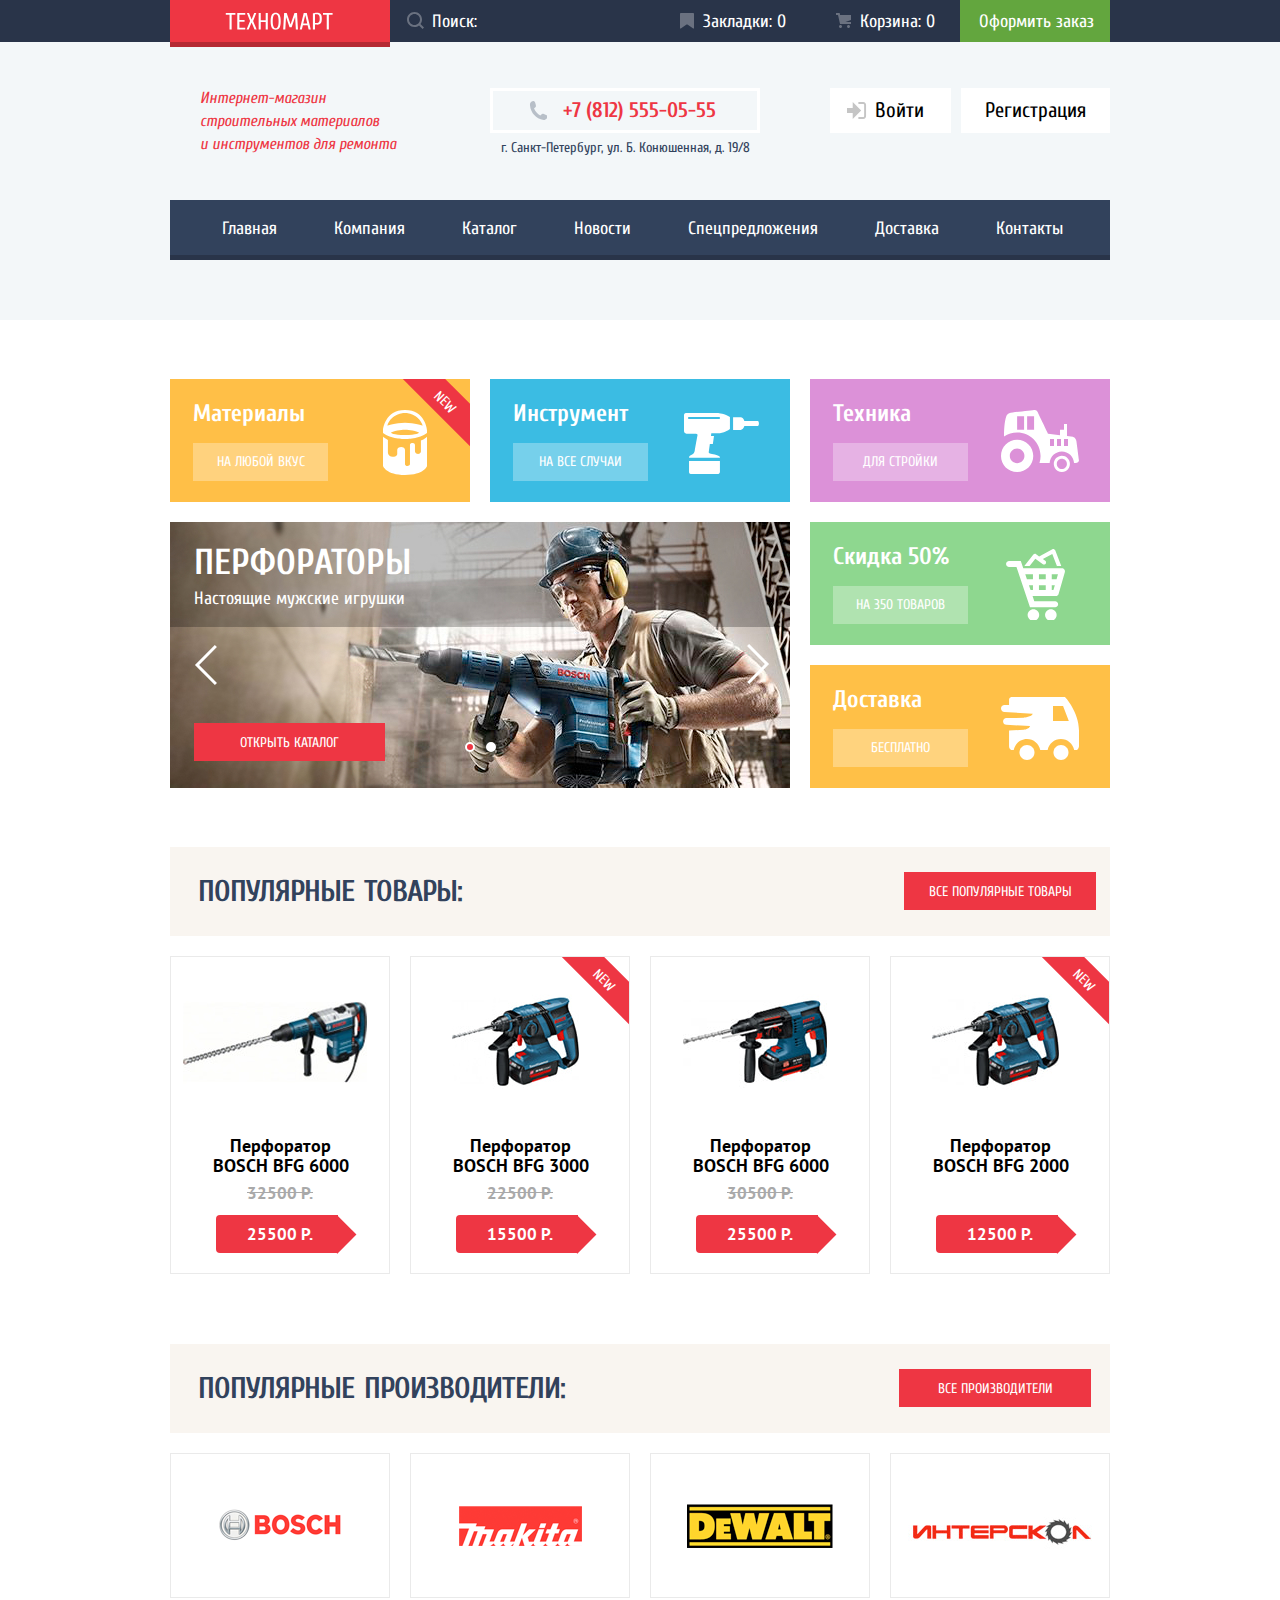
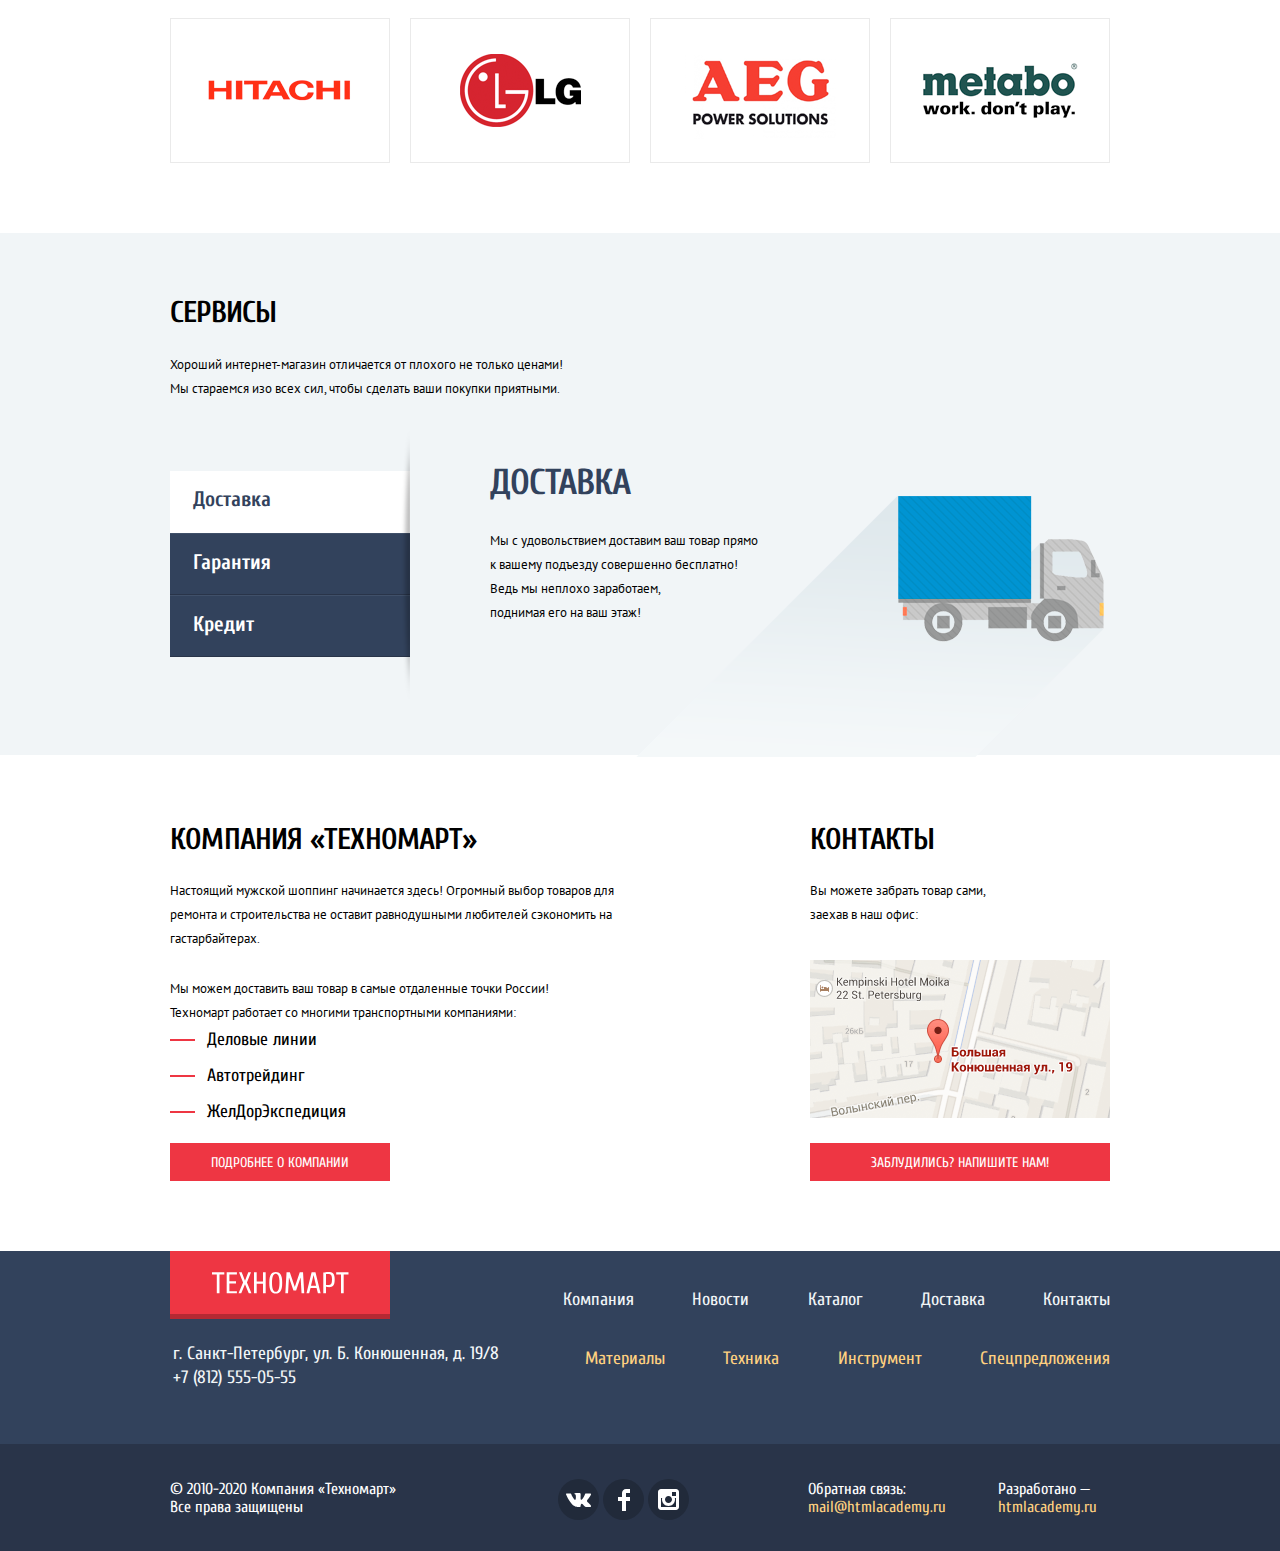
<file: index.html>
<!DOCTYPE html>
<html lang="ru">
<head>
  <meta charset="utf-8">
  <title>HTML Academy: Техномарт</title>
  <link href="https://fonts.googleapis.com/css2?family=Cuprum:ital,wght@0,400;0,700;1,400&display=swap"
        rel="stylesheet">
  <link href="https://fonts.googleapis.com/css2?family=PT+Sans:wght@400;700&display=swap" rel="stylesheet">
  <link rel="stylesheet" type="text/css" href="css/normalize.css">
  <link rel="stylesheet" type="text/css" href="css/style.min.css">
</head>
<body>

<header class="header-page">
  <div class="header-top">
    <div class="header-top-flex container">
      <a class="header-logo">
        <img src="img/header/logo-technomart.svg" width="108" height="18" alt="Техномарт">
      </a>

      <form action="https://echo.htmlacademy.ru/" method="get">
        <input class="search" id="search" type="text" name="search" placeholder="Поиск:">
        <label class="magnifier" for="search" aria-label="Поиск"></label>
      </form>

      <a class="bookmark link" href="blank.html">Закладки: 0</a>
      <a class="cart link" href="blank.html">Корзина: 0</a>
      <a class="order link" href="blank.html">Оформить заказ</a>
    </div>
  </div>

  <div class="container">
    <div class="header-middle">
      <p>
        Интернет-магазин<br>
        строительных материалов<br>
        и инструментов для ремонта

      </p>

      <div class="header-contacts">
        <a class="phone" href="tel:+78125550555">
          +7 (812) 555-05-55
        </a>
        <address>г. Санкт-Петербург, ул. Б. Конюшенная, д. 19/8</address>
      </div>

      <div class="authorization">
        <a class="enter" href="blank.html">Войти</a>
        <a class="registration" href="blank.html">Регистрация</a>
      </div>
    </div>

    <nav>
      <ul class="site-navigation">
        <li><a>Главная</a></li>
        <li><a href="blank.html">Компания</a></li>
        <li><a href="catalog.html">Каталог</a></li>
        <li><a href="blank.html">Новости</a></li>
        <li><a href="blank.html">Спецпредложения</a></li>
        <li><a href="blank.html">Доставка</a></li>
        <li><a href="blank.html">Контакты</a></li>
      </ul>
    </nav>
  </div>
</header>

<main>

  <h1 class="visually-hidden">Интернет-магазин строительных материалов и инструментов для ремонта "Техномарт"</h1>

  <section class="advantages">
    <h2 class="visually-hidden">Преимущества</h2>
    <div class="container advantages-grid">
      <div class="advantage advantage-materials new">
        <h3>Материалы</h3>

        <a href="blank.html">на любой вкус</a>
      </div>

      <div class="advantage advantage-tools">
        <h3>Инструмент</h3>

        <a href="blank.html">на все случаи</a>
      </div>

      <div class="advantage advantage-equipment">
        <h3>Техника</h3>

        <a href="blank.html">для стройки</a>
      </div>

      <div class="slider">
        <button class="slider-arrow back" type="button" disabled aria-label="назад"></button>
        <button class="slider-arrow forward" type="button" aria-label="вперёд"></button>

        <a href="catalog.html">открыть каталог</a>

        <div class="slider-controls">
          <button class="radio-button radio-button-checked" aria-label="перфораторы"></button>
          <button class="radio-button" aria-label="дрели"></button>

        </div>

        <div class="slider-item slider-perforator slider-show">
          <h3>Перфораторы</h3>

          <span>Настоящие мужские игрушки</span>
        </div>

        <div class="slider-item slider-drill">
          <h3>Дрели</h3>

          <span>Соседям на радость!</span>
        </div>
      </div>

      <div class="advantage advantage-discount">
        <h3>Скидка 50%</h3>

        <a href="blank.html">на 350 товаров</a>
      </div>

      <div class="advantage advantage-delivery">
        <h3>Доставка</h3>

        <a href="blank.html">Бесплатно</a>
      </div>
    </div>
  </section>

  <section class="popular-items container">
    <div class="header-section">
      <h2>Популярные товары:</h2>

      <a href="catalog.html">Все популярные товары</a>
    </div>

    <ul>
      <li class="catalog-item">
        <h3 class="item-title"><a href="item.html">Перфоратор BOSCH BFG 6000</a></h3>

        <div class="box">
          <img src="img/items/bosch-bfg-9000.jpg" width="184" height="164" alt="Перфоратор BOSCH BFG 9000">

          <div class="order-buttons">
            <a class="basket-link" href="basket-popup.html">купить</a>
            <button class="mark-link">в закладки</button>
          </div>
        </div>

        <span class="item-discount">32500 P.</span>
        <span class="item-price">25500 P.</span>
      </li>

      <li class="catalog-item new">
        <h3 class="item-title"><a href="item.html">Перфоратор BOSCH BFG 3000</a></h3>

        <div class="box">
          <img src="img/items/bosch-bfg-3000.jpg" width="127" height="112" alt="Перфоратор BOSCH BFG 3000">

          <div class="order-buttons">
            <a class="basket-link" href="basket-popup.html">купить</a>
            <button class="mark-link">в закладки</button>
          </div>
        </div>

        <span class="item-discount">22500 P.</span>
        <span class="item-price">15500 P.</span>
      </li>

      <li class="catalog-item">
        <h3 class="item-title"><a href="item.html">Перфоратор BOSCH BFG 6000</a></h3>

        <div class="box">
          <img src="img/items/bosch-bfg-6000.jpg" width="144" height="128" alt="Перфоратор BOSCH BFG 6000">

          <div class="order-buttons">
            <a class="basket-link" href="basket-popup.html">купить</a>
            <button class="mark-link">в закладки</button>
          </div>
        </div>

        <span class="item-discount">30500 P.</span>
        <span class="item-price">25500 P.</span>
      </li>

      <li class="catalog-item new">
        <h3 class="item-title"><a href="item.html">Перфоратор BOSCH BFG 2000</a></h3>

        <div class="box">
          <img class="" src="img/items/bosch-bfg-2000.jpg" width="127" height="112" alt="Перфоратор BOSCH BFG 2000">

          <div class="order-buttons">
            <a class="basket-link" href="basket-popup.html">купить</a>
            <button class="mark-link">в закладки</button>
          </div>
        </div>

        <span class="item-price">12500 P.</span>
      </li>
    </ul>
  </section>

  <section class="popular-manufacturers container">
    <div class="header-section">
      <h2>Популярные производители:</h2>
      <a class="all-manufacturers" href="catalog.html">Все производители</a>
    </div>

    <ul>
      <li>
        <a class="manufacturer-link" href="#">
          <img src="img/index/manufacturers/bosch.svg" width="126" height="37" alt="BOSCH">
        </a>
      </li>

      <li>
        <a class="manufacturer-link" href="#">
          <img src="img/index/manufacturers/makita.svg" width="123" height="40" alt="makita">
        </a>
      </li>

      <li>
        <a class="manufacturer-link" href="#">
          <img src="img/index/manufacturers/dewalt.svg" width="146" height="44" alt="dewalt">
        </a>
      </li>

      <li>
        <a class="manufacturer-link" href="#">
          <img src="img/index/manufacturers/interskol.svg" width="200" height="88" alt="интерскол">
        </a>
      </li>

      <li>
        <a class="manufacturer-link" href="#">
          <img src="img/index/manufacturers/hitachi.svg" width="169" height="31" alt="hitachi">
        </a>
      </li>

      <li>
        <a class="manufacturer-link" href="#">
          <img src="img/index/manufacturers/lg.svg" width="121" height="73" alt="LG">
        </a>
      </li>

      <li>
        <a class="manufacturer-link" href="#">
          <img src="img/index/manufacturers/aeg.svg" width="151" height="96" alt="AEG">
        </a>
      </li>

      <li>
        <a class="manufacturer-link" href="#">
          <img src="img/index/manufacturers/metabo.svg" width="204" height="69" alt="metabo">
        </a>
      </li>
    </ul>
  </section>

  <section class="services">
    <div class="container">
      <h2>Сервисы</h2>

      <p>
        Хороший интернет-магазин отличается от плохого не только ценами!<br>
        Мы стараемся изо всех сил, чтобы сделать ваши покупки приятными.
      </p>

      <form class="services-flex">
        <input class="delivery" id="delivery-radio" type="radio" name="services-radio" checked>
        <input class="guarantee" id="guarantee-radio" type="radio" name="services-radio">
        <input class="credit" id="credit-radio" type="radio" name="services-radio">

        <div class="services-labels">
          <label for="delivery-radio">Доставка</label>
          <label for="guarantee-radio">Гарантия</label>
          <label for="credit-radio">Кредит</label>
        </div>

        <div class="service service-delivery">
          <h3>Доставка</h3>

          <p>
            Мы с удовольствием доставим ваш товар прямо<br>
            к вашему подъезду совершенно бесплатно!<br>
            Ведь мы неплохо заработаем,<br>
            поднимая его на ваш этаж!
          </p>
        </div>

        <div class="service service-guarantee">
          <h3>Гарантия</h3>

          <p>
            Если купленный у нас товар поломается или заискрит, а также в случае пожара, спровоцированного его
            возгоранием, вы всегда можете быть уверены в нашей гарантии. Мы обменяем сгоревший товар на новый. Дом уж
            восстановите как-нибудь сами.
          </p>
        </div>

        <div class="service service-credit">
          <h3>Кредит</h3>

          <p class="credit-paragraph">
            Залезать в долговую яму стало проще!<br>
            Кредитные консультанты придут вам на помощь.
          </p>

          <a href="blank.html">Отправить заявку</a>
        </div>
      </form>
    </div>
  </section>

  <div class="company-flex container">
    <section class="about-us">
      <h2>Компания «Техномарт»</h2>

      <p>
        Настоящий мужской шоппинг начинается здесь! Огромный выбор товаров для ремонта и строительства не оставит
        равнодушными любителей сэкономить на гастарбайтерах.
      </p>

      <p>
        Мы можем доставить ваш товар в самые отдаленные точки России!<br>
        Техномарт работает со многими транспортными компаниями:
      </p>

      <ul>
        <li>Деловые линии</li>
        <li>Автотрейдинг</li>
        <li>ЖелДорЭкспедиция</li>
      </ul>

      <a class="company-link" href="blank.html">Подробнее о компании</a>
    </section>

    <section class="contacts-company">
      <h2>Контакты</h2>

      <p>
        Вы можете забрать товар сами,<br>
        заехав в наш офис:
      </p>

      <a class="map-link" href="map.html"><img src="img/index/contacts/map.png" width="300" height="158"
                                               alt="Карта с адресом"></a>

      <a class="company-link write-us-link" href="write-us.html">Заблудились? Напишите нам!</a>
    </section>
  </div>
</main>

<footer class="footer-page">
  <div class="container">
    <div class="footer-top">
      <a class="footer-logo" href="#">
        <img src="img/footer/logo-technomart.svg" width="138" height="23" alt="Техномарт">
      </a>

      <ul class="nav-footer nav-footer-top">
        <li><a href="#">Компания</a></li>
        <li><a href="#">Новости</a></li>
        <li><a href="catalog.html">Каталог</a></li>
        <li><a href="#">Доставка</a></li>
        <li><a href="#">Контакты</a></li>
      </ul>
    </div>

    <div class="footer-middle">
      <div class="footer-contacts">
        г. Санкт-Петербург, ул. Б. Конюшенная, д. 19/8<br>
        <a class="phone-link" href="tel:+78125550555">+7 (812) 555-05-55</a>
      </div>

      <ul class="nav-footer nav-footer-middle">
        <li><a href="#">Материалы</a></li>
        <li><a href="#">Техника</a></li>
        <li><a href="#">Инструмент</a></li>
        <li><a href="#">Спецпредложения</a></li>
      </ul>
    </div>
  </div>

  <div class="footer-bottom">
    <div class="container">
				<span class="copyright">
					© 2010-2020 Компания «Техномарт»<br>
					Все права защищены
				</span>

      <ul class="social-network">
        <li class="vk"><a href="https://vk.com" aria-label="Вконтакте"></a></li>
        <li class="fb"><a href="https://www.facebook.com" aria-label="Фейсбук"></a></li>
        <li class="in"><a href="https://www.instagram.com" aria-label="Инстаграмм"></a></li>
      </ul>

      <span class="feedback">
					Обратная связь:<br>
					<a href="mailto:mail@htmlacademy.ru">mail@htmlacademy.ru</a>
				</span>

      <span class="developer">
					Разработано —<br>
					<a href="https://htmlacademy.ru/intensive/htmlcss">htmlacademy.ru</a>
				</span>
    </div>
  </div>
</footer>

<section class="write-us-popup">
  <h2 class="visually-hidden">Напишите нам</h2>

  <form class="write-us-form" action="https://echo.htmlacademy.ru/" method="post">
    <div class="popup-container">
      <div class="form-item">
        <label for="write-us-name">Ваше имя:</label>
        <input class="write-us-name" type="text" name="write-us-name" placeholder="Имя Фамилия" id="write-us-name">
      </div>

      <div class="form-item">
        <label for="write-us-email">Ваш e-mail:</label>
        <input class="write-us-email" type="email" name="write-us-email" placeholder="email@example.com"
               id="write-us-email">
      </div>

      <div class="form-item">
        <label for="text-letter">Текст письма:</label>
        <textarea class="write-us-text" id="text-letter" name="write-us-text"
                  placeholder="В свободной форме"></textarea>
      </div>
    </div>

    <div class="popup-button-container">
      <button type="submit">Отправить</button>
    </div>
  </form>

  <button class="popup-close write-us-close" type="button" aria-label="Закрыть"></button>
</section>

<section class="map-popup">
  <h2 class="visually-hidden">Как до нас добраться</h2>

  <iframe src="https://www.google.com/maps/embed?pb=!1m18!1m12!1m3!1d1998.5989424123886!2d30.320894615957386!3d59.93879686904808!2m3!1f0!2f0!3f0!3m2!1i1024!2i768!4f13.1!3m3!1m2!1s0x4696310fca5ba729%3A0xea9c53d4493c879f!2z0JHQvtC70YzRiNCw0Y8g0JrQvtC90Y7RiNC10L3QvdCw0Y8g0YPQuy4sIDE5LCDQodCw0L3QutGCLdCf0LXRgtC10YDQsdGD0YDQsywgMTkxMTg2!5e0!3m2!1sru!2sru!4v1592741337196!5m2!1sru!2sru"
          width="940" height="443" allowfullscreen
          title="Офис компании по адресу ул. Большая Конюшенная 19/8, Санкт-Петербург"></iframe>

  <div><img src="img/index/contacts/big-map.png" width="940" height="443"
            alt="Офис компании по адресу ул. Большая Конюшенная 19/8, Санкт-Петербург"></div>

  <button class="popup-close map-close" type="button" aria-label="Закрыть"></button>
</section>

<div class="basket-popup">
  <span>Товар добавлен в корзину!</span>

  <div class="popup-button-container">
    <a class="basket-popup-link" href="blank.html">Оформить заказ</a>
    <button class="basket-popup-button" type="button">Продолжить покупки</button>
  </div>

  <button class="popup-close basket-close" type="button" aria-label="Закрыть"></button>
</div>

<script src="js/script.min.js"></script>
</body>
</html>
</file>
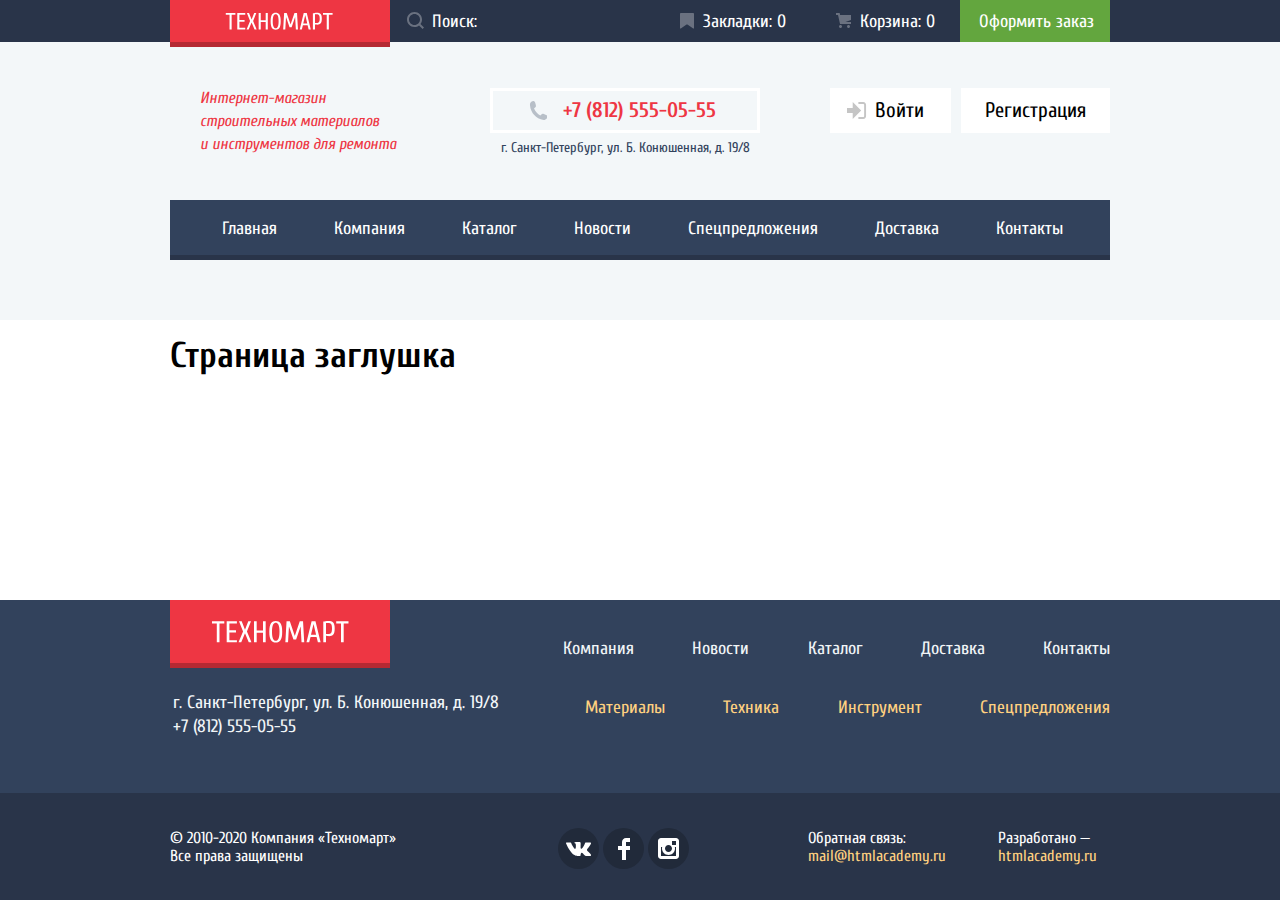
<file: blank.html>
<!DOCTYPE html>
<html lang="ru">
  <head>
    <meta charset="utf-8">
    <title>HTML Academy: Техномарт</title>
    <link href="https://fonts.googleapis.com/css2?family=Cuprum:ital,wght@0,400;0,700;1,400&display=swap" rel="stylesheet">
    <link href="https://fonts.googleapis.com/css2?family=PT+Sans:wght@400;700&display=swap" rel="stylesheet">
    <link rel="stylesheet" type="text/css" href="css/normalize.css">
    <link rel="stylesheet" type="text/css" href="css/style.min.css">
  </head>
  <body>

    <header class="header-page">
        <div class="header-top">
            <div class="header-top-flex container">
                <a class="header-logo" href="index.html">
                    <img src="img/header/logo-technomart.svg" width="108" height="18" alt="Техномарт">
                </a>

                <form action="https://echo.htmlacademy.ru/" method="get">
                    <input class="search" id="search" type="text" name="search" placeholder="Поиск:">
                    <label class="magnifier" for="search"></label>
                </form>
                    
                <a class="bookmark link" href="blank.html">Закладки: 0</a>
                <a class="cart link" href="blank.html">Корзина: 0</a>
                <a class="order link" href="blank.html">Оформить заказ</a>
            </div>
        </div>

        <div class="container">
            <div class="header-middle">
                <p>
                    Интернет-магазин<br>
                    строительных материалов<br>
                    и инструментов для ремонта
                </p>

                <div class="header-contacts">
                    <a href="tel:+78125550555">
                        <div class="phone">+7 (812) 555-05-55</div>
                    </a>
                    <address>г. Санкт-Петербург, ул. Б. Конюшенная, д. 19/8</address>
                </div>

                <div class="authorization">
                    <a class="enter" href="blank.html">Войти</a>
                    <a class="registration" href="blank.html">Регистрация</a>
                </div>
            </div>

            <nav>
                <ul class="site-navigation">
                    <li><a href="index.html">Главная</a></li>
                    <li><a href="blank.html">Компания</a></li>
                    <li><a href="catalog.html">Каталог</a></li>
                    <li><a href="blank.html">Новости</a></li>
                    <li><a href="blank.html">Спецпредложения</a></li>
                    <li><a href="blank.html">Доставка</a></li>
                    <li><a href="blank.html">Контакты</a></li>
                </ul>
            </nav>
        </div>
    </header>

    <main>
        <div class="container">
            <h1>Страница заглушка</h1>
        </div>
    </main>

     <footer class="footer-page">
        <div class="container"> 
            <div class="footer-top">
                <a class="footer-logo" href="index.html">
                    <img src="img/footer/logo-technomart.svg" width="138" height="23" alt="Техномарт">
                </a>
                
                <ul class="nav-footer nav-footer-top">
                    <li><a href="#">Компания</a></li>
                    <li><a href="#">Новости</a></li>
                    <li><a href="catalog.html">Каталог</a></li>
                    <li><a href="#">Доставка</a></li>
                    <li><a href="#">Контакты</a></li>
                </ul>
            </div>

            <div class="footer-middle">
                <div class="footer-contacts">
                    г. Санкт-Петербург, ул. Б. Конюшенная, д. 19/8<br>
                    <a class="phone-link" href="tel:+78125550555">+7 (812) 555-05-55</a>
                </div>

                <ul class="nav-footer nav-footer-middle">
                    <li><a href="#">Материалы</a></li>
                    <li><a href="#">Техника</a></li>
                    <li><a href="#">Инструмент</a></li>
                    <li><a href="#">Спецпредложения</a></li>
                </ul>
            </div>
        </div>

            <div class="footer-bottom">
                <div class="container">
                    <span class="copyright">
                        © 2010-2020 Компания «Техномарт»<br>
                        Все права защищены 
                    </span>

                    <ul class="social-network">
                        <li class="vk"><a href="https://vk.com">Вконтакте</a></li>
                        <li class="fb"><a href="https://www.facebook.com">Фейсбук</a></li>
                        <li class="in"><a href="https://www.instagram.com">Инстаграмм</a></li>
                    </ul>

                    <span class="feedback">
                        Обратная связь:<br> 
                        <a href="mailto:mail@htmlacademy.ru">mail@htmlacademy.ru</a>
                    </span>

                    <span class="developer">
                        Разработано —<br>
                        <a href="https://htmlacademy.ru/intensive/htmlcss">htmlacademy.ru</a>
                    </span>
                </div>
            </div>
    </footer>

  </body>
</html>
</file>
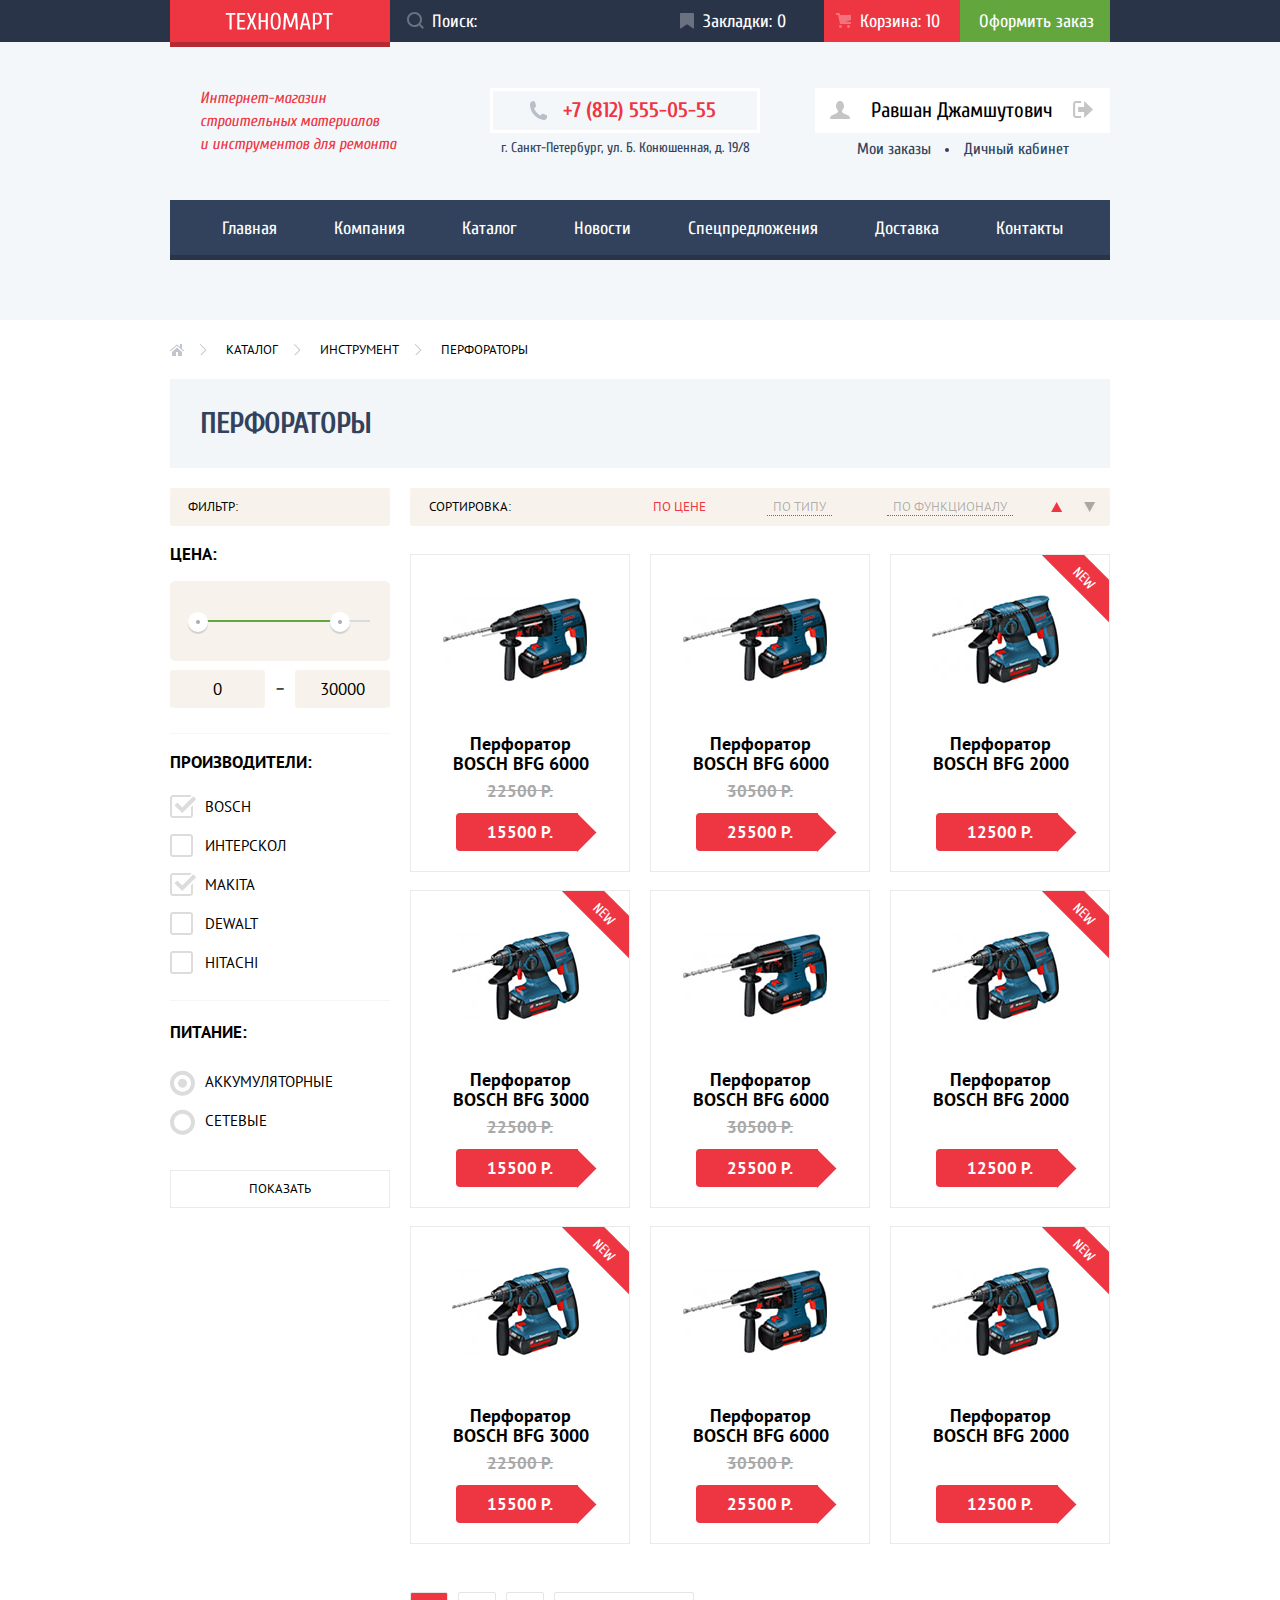
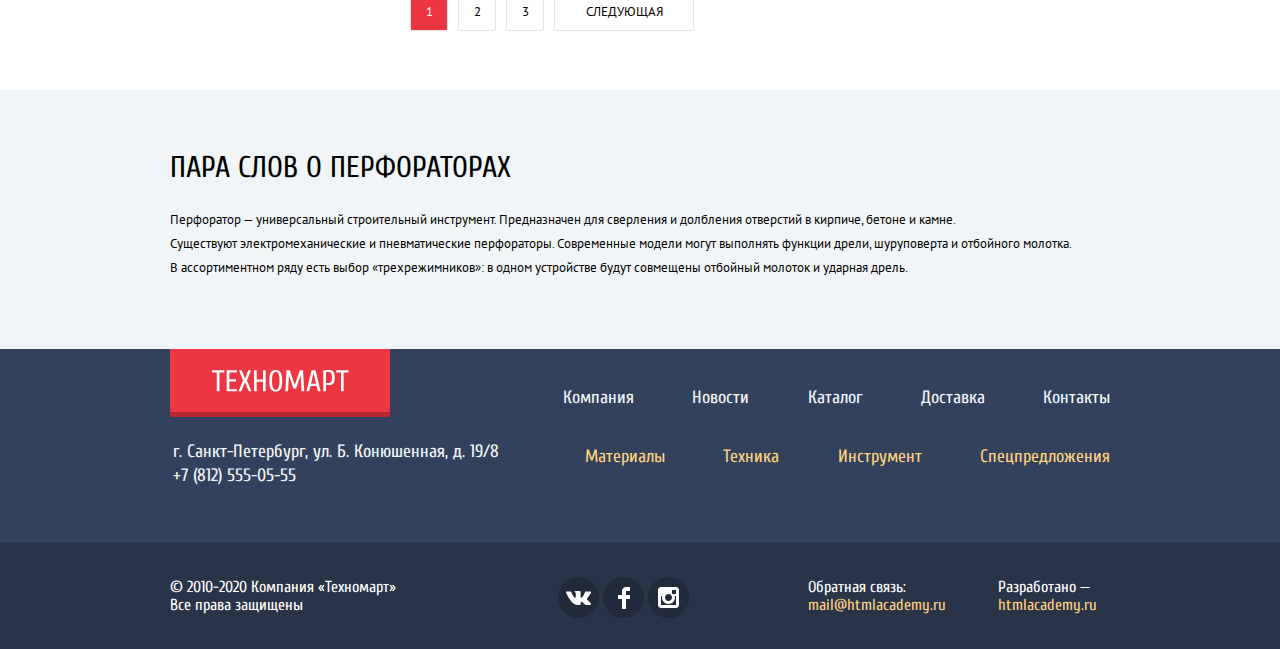
<file: catalog.html>
<!DOCTYPE html>
<html lang="ru">
<head>
  <meta charset="utf-8">
  <title>HTML Academy: Техномарт</title>
  <link href="https://fonts.googleapis.com/css2?family=Cuprum:ital,wght@0,400;0,700;1,400&display=swap"
        rel="stylesheet">
  <link href="https://fonts.googleapis.com/css2?family=PT+Sans:wght@400;700&display=swap" rel="stylesheet">
  <link rel="stylesheet" type="text/css" href="css/normalize.css">
  <link rel="stylesheet" type="text/css" href="css/style.min.css">
</head>
<body>

<header class="header-page">
  <div class="header-top">
    <div class="header-top-flex container">
      <a class="header-logo" href="index.html">
        <img src="img/header/logo-technomart.svg" width="108" height="18" alt="Техномарт">
      </a>

      <form action="https://echo.htmlacademy.ru/" method="get">
        <input class="search" id="search" type="text" name="search" placeholder="Поиск:">
        <label class="magnifier" for="search"></label>
      </form>

      <a class="bookmark link" href="blank.html">Закладки: 0</a>
      <a class="cart-full cart link" href="blank.html">Корзина: 10</a>
      <a class="order link" href="blank.html">Оформить заказ</a>
    </div>
  </div>

  <div class="container">
    <div class="header-middle">
      <p>
        Интернет-магазин<br>
        строительных материалов<br>
        и инструментов для ремонта
      </p>

      <div class="header-contacts">
        <a class="phone" href="tel:+78125550555">
          +7 (812) 555-05-55
        </a>
        <address>г. Санкт-Петербург, ул. Б. Конюшенная, д. 19/8</address>
      </div>

      <div class="authorization">
        <div class="user">
          <a class="user-link" href="profile.html">Равшан Джамшутович</a>
          <a class="logout-link" href="logout.html" aria-label="Выход"></a>
        </div>

        <div class="user-menu">
          <a class="my-orders" href="#">Мои заказы</a>
          <a class="personal-area" href="#">Дичный кабинет</a>
        </div>
      </div>
    </div>

    <nav>
      <ul class="site-navigation">
        <li><a href="index.html">Главная</a></li>
        <li><a href="blank.html">Компания</a></li>
        <li><a>Каталог</a></li>
        <li><a href="blank.html">Новости</a></li>
        <li><a href="blank.html">Спецпредложения</a></li>
        <li><a href="blank.html">Доставка</a></li>
        <li><a href="blank.html">Контакты</a></li>
      </ul>
    </nav>
  </div>
</header>

<main>
  <div class="grid-container-catalog container">
    <h1 class="catalog-title">Перфораторы</h1>

    <ul class="breadcrumbs">
      <li><a href="index.html" aria-label="домашняя"></a></li>
      <li><a href="catalog.html">каталог</a></li>
      <li><a href="#">инструмент</a></li>
      <li><a>перфораторы</a></li>
    </ul>

    <section class="filters">
      <h2>Фильтр:</h2>

      <form action="https://echo.htmlacademy.ru/" method="get">
        <fieldset>
          <legend>Цена:</legend>

          <div class="range-filter">
            <div class="range-controls">
              <div class="scale">
                <div class="bar"></div>
              </div>

              <div class="toggle toggle-min" tabindex="0" aria-label="минимальная цена"></div>
              <div class="toggle toggle-max" tabindex="0" aria-label="максимальная цена"></div>
            </div>

            <div class="price-controls">

              <input type="text" id="min-price" name="min-price" value="0">
              <label class="visually-hidden" for="min-price">минимальная цена</label>

              <span>–</span>

              <input type="text" id="max-price" name="max-price" value="30000">
              <label class="visually-hidden" for="max-price">максимальная цена</label>
            </div>
          </div>
        </fieldset>

        <fieldset class="manufacturers-filter">
          <legend>Производители:</legend>

          <ul>
            <li>
              <input class="filter-input-checkbox visually-hidden" type="checkbox" name="bosch"
                     value="bosch" id="bosch"
                     checked>
              <label for="bosch">bosch</label>
            </li>

            <li>
              <input class="filter-input-checkbox visually-hidden" type="checkbox" name="interskol"
                     value="interskol"
                     id="interskol">
              <label for="interskol">интерскол</label>
            </li>

            <li>
              <input class="filter-input-checkbox visually-hidden" type="checkbox" name="makita"
                     value="makita"
                     id="makita" checked>
              <label for="makita">makita</label>
            </li>

            <li>
              <input class="filter-input-checkbox visually-hidden" type="checkbox" name="dewalt"
                     value="dewalt"
                     id="dewalt">
              <label for="dewalt">dewalt</label>
            </li>

            <li>
              <input class="filter-input-checkbox visually-hidden" type="checkbox" name="hitachi"
                     value="hitachi"
                     id="hitachi">
              <label for="hitachi">hitachi</label>
            </li>
          </ul>
        </fieldset>

        <fieldset class="supply-filter">
          <legend>Питание:</legend>

          <ul>
            <li>
              <input class="filter-input-radio visually-hidden" type="radio" name="supply" value="battery"
                     id="battery"
                     checked>
              <label for="battery">аккумуляторные</label>
            </li>

            <li>
              <input class="filter-input-radio visually-hidden" type="radio" name="supply" value="network"
                     id="network">
              <label for="network">сетевые</label>
            </li>
          </ul>
        </fieldset>

        <input type="submit" name="show" value="показать" aria-label="показать">
      </form>
    </section>

    <section class="sorting">
      <h2>Сортировка:</h2>

      <ul class="sorting-list">
        <li>
          <button type="button" class="sorting-item sorting-price sorting-checked" disabled>по цене</button>
        </li>
        <li>
          <button type="button" class="sorting-item sorting-type">по типу</button>
        </li>
        <li>
          <button type="button" class="sorting-item sorting-function">по функционалу</button>
        </li>
      </ul>

      <ul class="arrows">
        <li>
          <button type="button" class="sorting-up arrow-checked" aria-label="по возратанию" disabled></button>
        </li>
        <li>
          <button type="button" class="sorting-down" aria-label="по убыванию"></button>
        </li>
      </ul>
    </section>

    <section class="catalog-items">
      <h2 class="visually-hidden">Список перфораторов</h2>

      <ul class="catalog-list">
        <li class="catalog-item">
          <h3 class="item-title"><a href="item.html">Перфоратор BOSCH BFG 6000</a></h3>

          <div class="box">
            <img src="img/items/bosch-bfg-6000.jpg" width="144" height="128"
                 alt="Перфоратор BOSCH BFG 6000">

            <div class="order-buttons">
              <a class="basket-link" href="basket-popup.html">купить</a>
              <button class="mark-link">в закладки</button>
            </div>
          </div>

          <span class="item-discount">22500 P.</span>
          <span class="item-price">15500 P.</span>
        </li>

        <li class="catalog-item">
          <h3 class="item-title"><a href="item.html">Перфоратор BOSCH BFG 6000</a></h3>

          <div class="box">
            <img src="img/items/bosch-bfg-6000.jpg" width="144" height="128"
                 alt="Перфоратор BOSCH BFG 6000">

            <div class="order-buttons">
              <a class="basket-link" href="basket-popup.html">купить</a>
              <button class="mark-link">в закладки</button>
            </div>
          </div>

          <span class="item-discount">30500 P.</span>
          <span class="item-price">25500 P.</span>
        </li>

        <li class="catalog-item new">
          <h3 class="item-title"><a href="item.html">Перфоратор BOSCH BFG 2000</a></h3>

          <div class="box">
            <img src="img/items/bosch-bfg-2000.jpg" width="127" height="112"
                 alt="Перфоратор BOSCH BFG 2000">

            <div class="order-buttons">
              <a class="basket-link" href="basket-popup.html">купить</a>
              <button class="mark-link">в закладки</button>
            </div>
          </div>

          <span class="item-price">12500 P.</span>
        </li>

        <li class="catalog-item new">
          <h3 class="item-title"><a href="item.html">Перфоратор BOSCH BFG 3000</a></h3>

          <div class="box">
            <img src="img/items/bosch-bfg-3000.jpg" width="127" height="112"
                 alt="Перфоратор BOSCH BFG 3000">

            <div class="order-buttons">
              <a class="basket-link" href="basket-popup.html">купить</a>
              <button class="mark-link">в закладки</button>
            </div>
          </div>

          <span class="item-discount">22500 P.</span>
          <span class="item-price">15500 P.</span>
        </li>

        <li class="catalog-item">
          <h3 class="item-title"><a href="item.html">Перфоратор BOSCH BFG 6000</a></h3>

          <div class="box">
            <img src="img/items/bosch-bfg-6000.jpg" width="144" height="128"
                 alt="Перфоратор BOSCH BFG 6000">

            <div class="order-buttons">
              <a class="basket-link" href="basket-popup.html">купить</a>
              <button class="mark-link">в закладки</button>
            </div>
          </div>

          <span class="item-discount">30500 P.</span>
          <span class="item-price">25500 P.</span>
        </li>

        <li class="catalog-item new">
          <h3 class="item-title"><a href="item.html">Перфоратор BOSCH BFG 2000</a></h3>

          <div class="box">
            <img src="img/items/bosch-bfg-2000.jpg" width="127" height="112"
                 alt="Перфоратор BOSCH BFG 2000">

            <div class="order-buttons">
              <a class="basket-link" href="basket-popup.html">купить</a>
              <button class="mark-link">в закладки</button>
            </div>
          </div>

          <span class="item-price">12500 P.</span>
        </li>

        <li class="catalog-item new">
          <h3 class="item-title"><a href="item.html">Перфоратор BOSCH BFG 3000</a></h3>

          <div class="box">
            <img src="img/items/bosch-bfg-3000.jpg" width="127" height="112"
                 alt="Перфоратор BOSCH BFG 3000">

            <div class="order-buttons">
              <a class="basket-link" href="basket-popup.html">купить</a>
              <button class="mark-link">в закладки</button>
            </div>
          </div>

          <span class="item-discount">22500 P.</span>
          <span class="item-price">15500 P.</span>
        </li>

        <li class="catalog-item">
          <h3 class="item-title"><a href="item.html">Перфоратор BOSCH BFG 6000</a></h3>

          <div class="box">
            <img src="img/items/bosch-bfg-6000.jpg" width="144" height="128"
                 alt="Перфоратор BOSCH BFG 6000">

            <div class="order-buttons">
              <a class="basket-link" href="basket-popup.html">купить</a>
              <button class="mark-link">в закладки</button>
            </div>
          </div>

          <span class="item-discount">30500 P.</span>
          <span class="item-price">25500 P.</span>
        </li>

        <li class="catalog-item new">
          <h3 class="item-title"><a href="item.html">Перфоратор BOSCH BFG 2000</a></h3>

          <div class="box">
            <img src="img/items/bosch-bfg-2000.jpg" width="127" height="112"
                 alt="Перфоратор BOSCH BFG 2000">

            <div class="order-buttons">
              <a class="basket-link" href="basket-popup.html">купить</a>
              <button class="mark-link">в закладки</button>
            </div>
          </div>

          <span class="item-price">12500 P.</span>
        </li>
      </ul>

      <ul class="numbers-list">
        <li>
          <a>1</a>
        </li>
        <li>
          <a href="#">2</a>
        </li>
        <li>
          <a href="#">3</a>
        </li>
        <li>
          <a href="#">следующая</a>
        </li>
      </ul>
    </section>
  </div>

  <section class="description">
    <div class="container">
      <h2>Пара слов о перфораторах</h2>

      <p>
        Перфоратор — универсальный строительный инструмент. Предназначен для сверления и долбления отверстий в
        кирпиче,
        бетоне и камне.<br>
        Существуют электромеханические и пневматические перфораторы. Современные модели могут выполнять функции
        дрели,
        шуруповерта и отбойного молотка.<br> В ассортиментном ряду есть выбор «трехрежимников»: в одном
        устройстве будут
        совмещены отбойный молоток и ударная дрель.
      </p>
    </div>
  </section>
</main>

<footer class="footer-page">
  <div class="container">
    <div class="footer-top">
      <a class="footer-logo" href="index.html">
        <img src="img/footer/logo-technomart.svg" width="138" height="23" alt="Техномарт">
      </a>

      <ul class="nav-footer nav-footer-top">
        <li><a href="#">Компания</a></li>
        <li><a href="#">Новости</a></li>
        <li><a href="catalog.html">Каталог</a></li>
        <li><a href="#">Доставка</a></li>
        <li><a href="#">Контакты</a></li>
      </ul>
    </div>

    <div class="footer-middle">
      <div class="footer-contacts">
        г. Санкт-Петербург, ул. Б. Конюшенная, д. 19/8<br>
        <a class="phone-link" href="tel:+78125550555">+7 (812) 555-05-55</a>
      </div>

      <ul class="nav-footer nav-footer-middle">
        <li><a href="#">Материалы</a></li>
        <li><a href="#">Техника</a></li>
        <li><a href="#">Инструмент</a></li>
        <li><a href="#">Спецпредложения</a></li>
      </ul>
    </div>
  </div>

  <div class="footer-bottom">
    <div class="container">
                    <span class="copyright">
                        © 2010-2020 Компания «Техномарт»<br>
                        Все права защищены 
                    </span>

      <ul class="social-network">
        <li class="vk"><a href="https://vk.com">Вконтакте</a></li>
        <li class="fb"><a href="https://www.facebook.com">Фейсбук</a></li>
        <li class="in"><a href="https://www.instagram.com">Инстаграмм</a></li>
      </ul>

      <span class="feedback">
                        Обратная связь:<br> 
                        <a href="mailto:mail@htmlacademy.ru">mail@htmlacademy.ru</a>
                    </span>

      <span class="developer">
                        Разработано —<br>
                        <a href="https://htmlacademy.ru/intensive/htmlcss">htmlacademy.ru</a>
                    </span>
    </div>
  </div>
</footer>

<div class="basket-popup">
  <span>Товар добавлен в корзину!</span>

  <div class="popup-button-container">
    <a class="basket-popup-link" href="blank.html">Оформить заказ</a>
    <button class="basket-popup-button" type="button">Продолжить покупки</button>
  </div>

  <button class="popup-close basket-close" type="button" aria-label="Закрыть"></button>
</div>

<script src="js/script-catalog.min.js"></script>
</body>
</html>
</file>
<file: css/style.min.css>
@-webkit-keyframes bounce{0%{transform:translateY(-2000px)}70%{transform:translateY(30px)}90%{transform:translateY(-10px)}to{transform:translateY(0)}}@keyframes bounce{0%{transform:translateY(-2000px)}70%{transform:translateY(30px)}90%{transform:translateY(-10px)}to{transform:translateY(0)}}@-webkit-keyframes shake{0%,to{transform:translateX(0)}10%,30%,50%,70%,90%{transform:translateX(-10px)}20%,40%,60%,80%{transform:translateX(10px)}}@keyframes shake{0%,to{transform:translateX(0)}10%,30%,50%,70%,90%{transform:translateX(-10px)}20%,40%,60%,80%{transform:translateX(10px)}}:root{--basic-red: #EE3643;--basic-green: #63A63E;--basic-grey: #3D546F;--basic-greylight: #C5C5C5;--basic-background: #F1F5F7;--basic-white: #FFFFFF;--basic-black: #000000;--special-yellow: #FFBF47;--special-blue: #3BBCE3;--special-lilac: #DC91D8;--special-greenlight: #8ED78F;--special-yellowlight: #FFD180;--special-yellowlight2: #FFC047;--success: #5FBB2D;--warning: #FFBF47;--error: #BA2732;--greylight-gradient: #EAEAEA;--background-greydark: #293449;--grey: #32425C;--greylight: #F9F5F0;--background-grey: #F3F7F9;--grey-discount: #A9A9A9;--background-greylight: #F1F5F7;--background-greylight2: #F2F6F8;--background-filters: #F7F3EC;--active-header: #161D29;--social: #212A3A;--opacity-white: rgba(255, 255, 255, 0.5);--opacity-black: rgba(0, 0, 0, 0.24);--advantage-link: rgba(255, 255, 255, 0.3);--advantage-link-hover: rgba(197, 197, 197, 0.3);--advantage-link-active: rgba(169, 169, 169, 0.3);--catalog-item-link-active: #518534;--shadow-opacity: rgba(0, 0, 0, 0.15);--service-border-top: #405069;--toggle-1: #ababab;--toggle-2: #cfcfcf;--sorting-opacity: rgba(0, 0, 0, 0.3);--number-grey: #E5E5E5}html{height:100%}body{min-width:960px;margin:0;padding:0;font-family:"Cuprum","Arial",sans-serif;font-size:18px;line-height:24px;color:var(--basic-black);background-color:var(--basic-white);min-height:100%;display:grid;grid-template-rows:-webkit-min-content 1fr -webkit-min-content;grid-template-rows:min-content 1fr min-content;align-content:start}a{text-decoration:none}img{max-width:100%;height:auto}*,::after,::before{box-sizing:border-box}.visually-hidden{position:absolute;width:1px;height:1px;margin:-1px;padding:0;overflow:hidden;border:0;clip:rect(0 0 0 0)}.container{width:940px;margin:0 auto}.header-page{background-color:var(--background-grey);padding-bottom:60px}.header-top{background-color:var(--background-greydark);color:var(--basic-white);font-size:18px;line-height:24px}.header-top-flex{display:flex;height:42px}.header-top form{flex-grow:1;position:relative}.header-top .link{color:var(--basic-white);min-width:150px;padding-top:10px;padding-left:29px;padding-right:15px;position:relative;display:block}.bookmark::before{content:"";position:absolute;top:13px;left:6px;width:14px;height:16px;background-image:url(../img/header/icon-bookmark.svg);background-position:0 0;background-repeat:no-repeat;opacity:.3}.bookmark:focus::before,.bookmark:hover::before,.cart:focus::before,.cart:hover::before,.filters input:focus~label::before{opacity:1}.bookmark:active,.cart:active{background-color:var(--active-header);color:var(--opacity-white)}.bookmark:active::before,.cart:active::before{opacity:.3}.cart::before{content:"";position:absolute;top:13px;left:12px;width:15px;height:15px;background-image:url(../img/header/icon-cart.svg);background-position:0 0;background-repeat:no-repeat;opacity:.3}.cart-full{background-color:var(--basic-red)}.header-top .cart{padding-left:36px;min-width:136px}.header-top .order{background-color:var(--basic-green);padding-left:19px}.header-top .order:focus,.header-top .order:hover{background-color:var(--success)}.header-top .order:active{color:var(--opacity-white)}.header-top .header-logo{background-color:var(--basic-red);width:220px;height:47px;padding-left:55px;box-shadow:inset 0 -5px 0 var(--opacity-black);padding-top:12px}.header-top .header-logo:active{background-color:var(--error)}.header-top input[name=search]{background-color:var(--background-greydark);border:0;color:var(--basic-white);width:100%;height:42px;padding-left:42px}.header-top input:focus{background-color:var(--basic-white);color:var(--basic-black);outline:0}.magnifier{position:absolute;top:12px;left:17px;width:17px;height:17px;background-image:url(../img/header/icon-search.svg);background-position:0 0;background-repeat:no-repeat;z-index:3;opacity:.3}.magnifier:hover,.manufacturers-filter label:hover::before{opacity:1}.search:active~.magnifier,.search:focus~.magnifier{background-image:url(../img/header/icon-search-red.svg);opacity:1}.header-middle{display:flex;min-height:158px;font-size:0}.header-middle p{font-style:italic;font-size:16px;line-height:23px;color:var(--basic-red);width:260px;margin:0;padding:45px 0 0 30px}.header-contacts{text-align:center;padding-left:60px;padding-top:46px}.authorization>a,.header-contacts .phone{font-size:21px;display:inline-block;vertical-align:top}.header-contacts .phone{font-weight:700;line-height:30px;color:var(--basic-red);min-width:270px;min-height:45px;border:3px solid var(--basic-white);margin-bottom:3px;padding-left:29px;padding-top:4px;position:relative}.authorization .enter::before,.header-contacts .phone::before{content:"";position:absolute;top:10px;left:36px;width:18px;height:19px;background-image:url(../img/header/icon-phone.svg);background-position:0 0;background-repeat:no-repeat}.header-contacts address{font-size:14px;line-height:24px;color:var(--grey);font-style:normal}.authorization{margin-left:auto}.authorization>a{line-height:21px;color:var(--basic-black);background-color:var(--basic-white);margin-top:46px}.authorization .enter{padding:12px 27px 12px 45px;margin-right:10px;position:relative}.authorization .enter::before{top:14px;left:17px;width:20px;height:17px;background-image:url(../img/header/icon-login.svg)}.enter:hover::before{background-image:url(../img/header/icon-login-hover.svg)}.enter:active::before{background-image:url(../img/header/icon-login.svg)}.enter:focus,.enter:hover,.registration:focus,.registration:hover{color:var(--basic-red)}.enter:active,.registration:active,.user .user-link:active{color:var(--basic-greylight)}.authorization .registration{padding:12px 24px}.authorization .user{background-color:var(--basic-white);font-size:21px;line-height:21px;margin-top:46px}.authorization .user,.user .logout-link,.user .user-link{display:inline-block;vertical-align:top;position:relative}.user .user-link{width:calc(100%-50px);color:var(--basic-black);padding:12px 6px 12px 56px}.user .logout-link{width:46px;height:45px}.user .logout-link::after,.user .user-link::before{content:"";position:absolute;top:13px;width:20px;background-repeat:no-repeat;background-position:0 0}.user .user-link::before{left:15px;height:18px;background-image:url(../img/header/icon-user.svg)}.user .logout-link::after{right:17px;height:17px;background-image:url(../img/header/icon-logout.svg)}.user .user-link:hover::before{background-image:url(../img/header/icon-user-hover.svg)}.user .logout-link:hover::after{background-image:url(../img/header/icon-logout-hover.svg)}.user .user-link:active::before{background-image:url(../img/header/icon-user.svg)}.user .logout-link:active::after{background-image:url(../img/header/icon-logout.svg)}.user-menu{display:flex;justify-content:center;margin-top:7px}.my-orders,.personal-area{font-size:16px;line-height:18px;color:var(--grey)}.personal-area:hover{color:var(--basic-red)}.personal-area:active{color:var(--basic-greylight)}.my-orders{margin-right:33px;position:relative}.my-orders:hover{color:var(--basic-red)}.my-orders:active{color:var(--basic-greylight)}.my-orders::after{content:"";position:absolute;top:8px;right:-18px;width:4px;height:4px;background-color:var(--grey);border-radius:50%;z-index:2}.site-navigation{list-style:none;background-color:var(--grey);margin:0;box-shadow:inset 0 -5px 0 var(--background-greydark);min-height:60px;display:flex;flex-wrap:wrap;padding:0 19px 0 24px}.site-navigation li{flex-grow:1;text-align:center}.site-navigation a{color:var(--basic-white);display:block;min-height:60px;padding:17px 20px 0}.site-navigation a:focus,.site-navigation a:hover{background-color:var(--background-greydark)}.site-navigation a:active{color:var(--opacity-white)}.advantages{padding-bottom:59px;margin-top:59px}.advantages-grid{display:grid;grid-gap:20px;grid-template-rows:123px 123px 123px;grid-template-columns:300px 300px 300px;align-items:start}.advantage{width:300px;height:123px;padding-top:20px;padding-left:23px;position:relative}.advantage-materials{background-color:var(--special-yellow)}.advantage-materials::before{content:"";width:44px;height:65px;position:absolute;top:31px;right:43px;background-image:url(../img/index/advantages/icon-1.svg);background-position:0 0;background-repeat:no-repeat}.advantage-tools{background-color:var(--special-blue)}.advantage-delivery::before,.advantage-discount::before,.advantage-equipment::before,.advantage-tools::before{content:"";width:75px;height:61px;position:absolute;top:34px;right:31px;background-image:url(../img/index/advantages/icon-2.svg);background-position:0 0;background-repeat:no-repeat}.advantage-equipment{background-color:var(--special-lilac)}.advantage-delivery::before,.advantage-discount::before,.advantage-equipment::before{width:78px;height:62px;top:31px;background-image:url(../img/index/advantages/icon-3.svg)}.advantage-discount{background-color:var(--special-greenlight)}.advantage-delivery::before,.advantage-discount::before{width:59px;height:72px;top:26px;right:45px;background-image:url(../img/index/advantages/icon-4.svg)}.advantage-delivery{background-color:var(--special-yellowlight2)}.advantage-delivery::before{width:78px;height:63px;top:32px;right:31px;background-image:url(../img/index/advantages/icon-5.svg)}.advantage h3{font-weight:700;font-size:24px;line-height:30px;color:var(--basic-white);padding:0;margin:0}.advantage a{font-size:14px;line-height:18px;text-align:center;color:var(--basic-white);text-transform:uppercase;background-color:var(--advantage-link);width:135px;height:38px;display:block;padding-top:10px;margin-top:14px}.advantage a:focus,.advantage a:hover{background-color:var(--advantage-link-hover)}.advantage a:active{background-color:var(--advantage-link-active)}.advantages .slider{grid-row-start:2;grid-column-start:1;grid-row-end:4;grid-column-end:3;position:relative}.header-section h2,.slider a,.slider h3{text-transform:uppercase;padding:0}.slider h3{font-weight:700;font-size:36px;line-height:36px;margin:0 0 6px}.advantages .slider,.slider-drill,.slider-perforator{width:620px;height:266px}.slider-perforator{background-image:url(../img/index/advantages/perforator.jpg);background-repeat:no-repeat;padding-top:23px;padding-left:24px;display:none}.services label,.slider-drill,.slider-perforator{color:var(--basic-white);background-color:var(--grey)}.slider-drill{background-image:url(../img/index/advantages/drill.jpg);background-repeat:no-repeat;display:none;padding-top:23px;padding-left:24px}.slider a{font-size:14px;line-height:18px;color:var(--basic-white);padding:11px 46px 9px;bottom:27px;left:24px}.header-section a:active,.service-credit a:active,.slider a:active{background-color:var(--error)}.slider-controls{bottom:30px;left:50%;margin-left:-18px}.slider-controls .radio-button{padding:0;display:inline-block;vertical-align:middle;margin:0 3px;width:10px;height:10px;border-radius:50%;border:2px solid var(--basic-white);background-color:var(--basic-white);cursor:pointer}.item-price::after,.slider .radio-button-checked,.slider a{background-color:var(--basic-red)}.slider .slider-arrow{width:23px;height:41px;top:122px;border:0;background-color:transparent}.slider .back,.slider .forward{background-image:url(../img/index/advantages/icon-left.svg)}.slider .back{left:24px}.slider .forward{right:20px;transform:rotate(180deg)}.slider .slider-arrow,.slider a,.slider-controls{position:absolute}.catalog-item:hover .order-buttons,.slider .slider-show{display:block}.popular-items{margin-bottom:70px}.header-section{background-color:var(--greylight);width:100%;min-height:89px;display:flex;justify-content:space-between;align-items:center;padding:20px 14px 20px 28px;margin-bottom:20px}.header-section h2{font-size:30px;line-height:30px;color:var(--grey);margin:0;letter-spacing:-1px;word-spacing:3px;max-width:680px}.header-section a{background-color:var(--basic-red);color:var(--basic-white);font-size:14px;line-height:18px;text-transform:uppercase;width:192px;height:38px;text-align:center;padding-top:11px;margin-top:-1px}.popular-items ul,.popular-manufacturers ul{list-style:none;display:grid;grid-template-columns:220px 220px 220px 220px;grid-gap:20px;margin:0;padding:0}.catalog-item,.popular-manufacturers li{width:220px;border:1px solid var(--greylight-gradient)}.box,.catalog-item{display:flex;align-items:center}.catalog-item{min-height:318px;flex-direction:column}.catalog-item:hover{box-shadow:0 4px 20px rgba(0,0,0,.15)}.catalog-item .item-discount,.catalog-item h3{font-family:"PT Sans","Arial",sans-serif;font-weight:700;text-align:center}.catalog-item h3{font-size:18px;line-height:20px;padding:0;margin:9px 30px auto 31px}.item-title a{color:var(--basic-black)}.box{width:220px;height:170px;order:-1;justify-content:center;padding-right:10px}.catalog-item .item-discount{font-size:17px;line-height:18px;color:var(--grey-discount);text-decoration:line-through}.catalog-item .basket-link,.catalog-item .item-price{color:var(--basic-white);position:relative;height:38px}.catalog-item .item-price{font-family:"PT Sans","Arial",sans-serif;font-weight:700;font-size:17px;line-height:18px;text-align:center;margin-bottom:20px;margin-right:7px;margin-top:13px;padding-top:10px;padding-left:7px;width:122px;background-color:var(--basic-red);border-radius:4px 0 0 4px}.item-price::after{content:"";width:26.7px;height:26.7px;position:absolute;transform:rotate(45deg);top:5.5px;right:-13.5px}.catalog-item .basket-link{background-color:var(--basic-green);display:block;width:135px;box-shadow:inset 0 -3px 0 #367315;border-radius:2px;padding:10px 0 10px 10px;margin-bottom:10px}.catalog-item .basket-link::before{content:"";position:absolute;width:15px;height:15px;background-image:url(../img/header/icon-cart.svg);top:10px;left:30px;opacity:.3}.catalog-item .basket-link:hover{background-color:var(--success)}.catalog-item .basket-link:active{background-color:var(--catalog-item-link-active)}.catalog-item .basket-link,.catalog-item button,.new:after{text-transform:uppercase;text-align:center;font-size:14px;line-height:18px}.catalog-item button{color:var(--grey);background-color:var(--basic-white);display:block;width:135px;height:38px;border:3px solid var(--basic-green);padding:3px 0 0;border-radius:2px}.catalog-item button:hover{border-color:var(--grey)}.catalog-item button:active{opacity:.5}.catalog-item:hover img,.order-buttons{display:none}.new{position:relative;overflow:hidden}.new:after{content:"new";background-color:var(--basic-red);color:var(--basic-white);padding-top:8px;width:100px;height:30px;position:absolute;top:7px;right:-26px;transform:rotate(45deg)}.popular-manufacturers,.services p{margin-bottom:70px}.all-manufacturers{margin-right:5px}.popular-manufacturers ul{grid-template-rows:145px 145px}.popular-manufacturers li{height:145px}.manufacturer-link{width:100%;height:100%;display:block;position:relative}.manufacturer-link:active,.manufacturer-link:hover{box-shadow:0 4px 20px var(--shadow-opacity)}.manufacturer-link:active{opacity:.5}.manufacturer-link img{position:absolute;margin:auto;left:0;top:0;bottom:0;right:0}.services{background-color:var(--background-greylight);padding-top:65px;min-height:522px}.services h2,.services h3{font-size:30px;line-height:30px;text-transform:uppercase;padding:0;margin:0 0 25px;letter-spacing:-.8px}.services p{font-family:"PT Sans","Arial",sans-serif;font-size:13px;line-height:24px}.services-flex{display:flex;justify-content:start;align-items:flex-start}.services h3{font-size:36px;line-height:24px;color:var(--grey);margin:0 0 34px}.services .services-labels{width:240px;display:flex;flex-direction:column;justify-content:center;margin:0;padding:0;position:relative}.services .services-labels::after{content:"";position:absolute;background-image:url(../img/index/services/shadow.svg);background-repeat:no-repeat;background-position:0 0;width:10px;height:279px;right:0}.services label{font-weight:700;font-size:21px;line-height:30px;width:240px;height:62px;text-align:left;padding-left:23px;border-top:1px solid var(--service-border-top);border-bottom:1px solid var(--background-greydark);padding-top:13px;cursor:pointer}.services label:hover{background-color:var(--background-greydark)}.services-flex input{position:absolute;z-index:-1;opacity:0}.service{display:none;position:relative;padding-left:80px;padding-right:306px}.credit:checked~.services-labels label[for=credit-radio],.delivery:checked~.services-labels label[for=delivery-radio],.guarantee:checked~.services-labels label[for=guarantee-radio]{background-color:var(--basic-white);color:var(--grey);border:0}.credit:checked~.service-credit,.delivery:checked~.service-delivery,.guarantee:checked~.service-guarantee{display:block}.service p{padding:0;margin:0 0 105px}.service-credit a{font-size:14px;line-height:18px;text-align:center;text-transform:uppercase;color:var(--basic-white);background-color:var(--basic-red);display:block;width:195px;height:38px;border-radius:2px;padding-top:11px}p.credit-paragraph{margin-bottom:28px}.service-credit::after,.service-delivery::after,.service-guarantee::after{content:"";position:absolute;background-repeat:no-repeat;background-position:0 0}.service-guarantee::after{width:389px;height:283px;bottom:0;right:-9px;background-image:url(../img/index/services/guarantee.png)}.service-credit::after,.service-delivery::after{width:468px;height:261px;top:25px;right:-40px;background-image:url(../img/index/services/delivery.png)}.service-credit::after{width:465px;height:285px;top:0;background-image:url(../img/index/services/credit.png)}.company-flex{display:flex;justify-content:space-between;margin-top:70px;margin-bottom:70px}.about-us{width:480px}.contacts-company{width:300px}.about-us h2,.contacts-company h2{font-size:30px;line-height:30px;text-transform:uppercase;padding:0;letter-spacing:-.8px;margin:0 0 24px}.about-us p{margin:0}.about-us p,.contacts-company p{font-size:13px;line-height:24px;font-family:"PT Sans","Arial",sans-serif;padding:0}.about-us p:last-of-type{margin-top:26px;margin-bottom:3px}.contacts-company p{margin:0 0 33px}.about-us ul,.footer-page ul{list-style:none;margin:0;padding:0}.about-us li{margin-bottom:12px;padding-left:37px;position:relative}.about-us li::before{content:"";position:absolute;width:25px;height:2px;top:11px;left:0;background-color:var(--basic-red)}.about-us a,.contacts-company a{font-size:14px;line-height:18px;text-align:center;text-transform:uppercase;color:var(--basic-white);background-color:var(--basic-red);display:block;height:38px;padding-top:11px}.about-us a{width:220px;margin-top:19px}.contacts-company a{margin-top:25px;width:100%}.company-link:active{background-color:var(--error)}.contacts-company .map-link{display:block;margin:0;padding:0;width:300px;height:158px;cursor:pointer}.footer-page{background-color:var(--grey)}.footer-bottom .container,.footer-middle,.footer-top{display:flex}.footer-middle,.footer-top{justify-content:space-between}.footer-logo{background-color:var(--basic-red);box-shadow:inset 0 -5px 0 var(--opacity-black);width:220px;height:68px;text-align:center;padding-top:20px}.footer-logo:active{background-color:var(--error)}.footer-middle{margin-bottom:54px;margin-top:22px}.footer-bottom{height:107px;padding-top:36px}.footer-page .nav-footer{display:flex;justify-content:space-between}.footer-top .nav-footer{width:547px}.footer-page a:hover{text-decoration:underline}.nav-footer-top a{padding-top:37px;padding-bottom:5px;display:block}.nav-footer-middle a:active,.nav-footer-top a:active{text-decoration:none;opacity:.5}.nav-footer-middle a{display:block;padding-top:6px;padding-bottom:6px}.footer-middle .nav-footer{width:525px}.footer-contacts{padding-left:3px;padding-top:1px;color:var(--background-grey)}.footer-page a{color:var(--special-yellowlight)}.footer-page .phone-link,.footer-top a{color:var(--background-greylight)}ul.social-network{flex-grow:1;padding-left:43px;text-align:center;margin-top:-1px}.social-network a,.social-network li{font-size:0;display:inline-block;vertical-align:middle;margin:0;padding:0}.social-network a{width:41px;height:41px;background-color:var(--social);background-position:center;border-radius:50%}.social-network a:hover{background-color:var(--basic-red)}.social-network a:active{background-color:var(--error)}.fb a,.in a,.vk a{background-image:url(../img/footer/icon-vk.svg);background-repeat:no-repeat}.fb a,.in a{background-image:url(../img/footer/icon-fb.svg)}.in a{background-image:url(../img/footer/icon-insta.svg)}.footer-page .footer-bottom{background-color:var(--background-greydark);font-size:16px;line-height:18px;color:var(--basic-white)}.developer{padding-right:13px}.developer a:active,.feedback a:active{text-decoration:none;color:var(--error)}.feedback{padding-right:52px}.write-us-popup{display:none;position:fixed;top:0;bottom:0;right:0;left:0;margin:auto;width:620px;height:430px;background-color:var(--basic-white);border-top:7px solid var(--basic-red);box-shadow:0 4px 20px var(--shadow-opacity)}.write-us-popup form{margin:0;padding:0;height:100%;display:flex;flex-direction:column}.popup-container{display:flex;justify-content:space-between;align-content:flex-start;flex-wrap:wrap;flex-grow:1;padding:40px 80px 0}.write-us-popup .form-item{padding:0;margin:0;width:220px;flex-grow:1}.write-us-popup .form-item:first-child{margin-right:20px}.write-us-popup label{display:block;padding-bottom:10px;padding-left:1px}.write-us-popup input,.write-us-popup textarea{border:2px solid var(--basic-greylight);border-radius:2px;font-family:"PT Sans","Arial",sans-serif;font-size:13px;line-height:24px;padding-left:10px}.write-us-popup input{width:220px;height:38px;margin-bottom:14px}.write-us-popup textarea{width:100%;height:114px;padding-top:5px;resize:none}.basket-popup span::before,.popup-close{position:absolute;background-repeat:no-repeat}.popup-close{width:21px;height:21px;top:14px;right:11px;background-color:transparent;background-image:url(../img/icon-close.svg);cursor:pointer;border:0;z-index:4}.popup-button-container{width:100%;height:112px;background-color:var(--background-grey);display:flex;justify-content:center;padding-top:37px}.popup-button-container button{width:460px;height:38px;display:block;border:0;background-color:var(--basic-red);color:var(--basic-white);text-transform:uppercase;font-size:14px;line-height:18px;padding-top:4px;cursor:pointer}.map-popup{display:none;position:fixed;top:0;bottom:0;right:0;left:0;margin:auto;width:940px;height:450px;background-color:var(--basic-white);border-top:7px solid var(--basic-red);box-shadow:0 4px 20px var(--shadow-opacity)}.map-popup iframe{border:0;position:relative;z-index:2}.map-popup div{position:absolute;top:0;left:0;z-index:1}.popup-open{display:block;-webkit-animation:bounce .6s;animation:bounce .6s}.popup-error{-webkit-animation:shake .6s;animation:shake .6s}.basket-popup{flex-direction:column;display:none;position:fixed;top:0;bottom:0;right:0;left:0;margin:auto;width:620px;height:282px;background-color:var(--basic-white);border-top:7px solid var(--basic-red);box-shadow:0 4px 20px var(--shadow-opacity)}.basket-popup span{flex-grow:1;font-weight:700;font-size:24px;line-height:30px;text-align:center;display:block;padding-top:73px;position:relative}.basket-popup span::before{content:"";top:54px;left:85px;width:66px;height:66px;background-image:url(../img/catalog/icon-mark.svg)}.basket-popup .basket-popup-button{width:192px;background-color:var(--basic-white);color:var(--basic-black)}.basket-popup-link{width:192px;height:38px;display:block;background-color:var(--basic-red);color:var(--basic-white);text-transform:uppercase;font-size:14px;line-height:18px;padding-top:11px;text-align:center;margin-right:10px}.basket-popup-open{display:flex;-webkit-animation:bounce .6s;animation:bounce .6s}.grid-container-catalog{display:grid;grid-template-columns:220px 1fr;grid-template-rows:18px 89px -webkit-min-content -webkit-min-content;grid-template-rows:18px 89px min-content min-content;grid-gap:20px;margin-top:21px}.breadcrumbs,.catalog-title{text-transform:uppercase;grid-column:1/-1;margin:0}.catalog-title{font-size:30px;line-height:30px;color:var(--grey);background-color:var(--background-greylight2);grid-row:2/3;padding:30px;letter-spacing:-.8px}.breadcrumbs{font-family:"PT Sans","Arial",sans-serif;font-size:13px;line-height:18px;list-style:none;grid-row:1/2;display:flex;flex-wrap:wrap;padding:0}.breadcrumbs a{color:var(--basic-black)}.breadcrumbs li:first-child a{display:block;width:14px;height:18px;background-image:url(../img/catalog/icon-home.svg);background-position:0 3px;background-repeat:no-repeat}.breadcrumbs li{margin-right:42px;position:relative}.breadcrumbs li::after{content:"";position:absolute;width:8px;height:12px;top:2px;right:-23px;background-image:url(../img/catalog/icon-right-small.svg);background-position:0 0;background-repeat:no-repeat}.breadcrumbs li:last-child::after{display:none}.filters{grid-column:1/2;grid-row:3/-1}.filters h2{margin:0;font-family:"PT Sans","Arial",sans-serif;font-weight:400;font-size:13px;line-height:18px;text-transform:uppercase;background-color:var(--background-filters);padding:10px 18px;border-radius:2px}.filtres form{margin:0;padding:0}.filters fieldset{border:0;margin:13px 0 0;border-bottom:1px solid var(--background-grey);padding:12px 0 25px}.filters fieldset:last-of-type{border:0}.filters ul{list-style:none;padding:0;margin:6px 0 0}.filters input[type=submit],.filters label,.filters legend{font-family:"PT Sans","Arial",sans-serif;text-transform:uppercase}.filters legend{font-weight:700;font-size:17px;line-height:30px;margin:0;padding:0}.filters input[type=submit],.filters label{font-size:15px;line-height:19px}.filters input[type=submit]{font-size:13px;line-height:18px;background-color:var(--basic-white);border:1px solid var(--greylight-gradient);width:100%;margin-top:12px;padding:9px;cursor:pointer}.range-controls{height:80px;background-color:var(--background-filters);border-radius:5px;margin-bottom:9px;padding-top:39px;padding-right:20px;padding-left:20px;position:relative}.range-controls .scale{height:2px;background:#d7dcde}.range-controls .bar{width:89%;height:2px;background:var(--basic-green)}.range-controls .toggle{width:20px;height:20px;padding:0;border:8px solid var(--basic-white);background-color:var(--toggle-1);border-radius:50%;box-shadow:0 2px 1px 0 var(--toggle-2);position:absolute;top:31px;left:0;cursor:pointer}.range-controls .toggle-min{left:18px}.range-controls .toggle-max{left:160px}.price-controls{display:flex;justify-content:space-between}.filters input[name=max-price],.filters input[name=min-price]{font-family:"PT Sans","Arial",sans-serif;font-size:17px;line-height:18px;border:0;background-color:var(--background-filters);width:95px;padding:10px;text-align:center;border-radius:5%}.price-controls span{align-self:center}.filters li{padding:0;margin:0 0 15px}.filters li:last-child{margin-bottom:0}.manufacturers-filter label,.supply-filter label{padding-left:35px;position:relative}.manufacturers-filter label::before{content:"";position:absolute;top:-2px;left:0;width:27px;height:23px;background-image:url(../img/catalog/checkbox-off.svg);background-repeat:no-repeat;opacity:.6}.filter-input-checkbox:checked+label:before{background-image:url(../img/catalog/checkbox-on.svg)}.filter-input-checkbox:disabled+label:before{opacity:.2}fieldset.supply-filter{margin-top:16px;padding-top:17px}.supply-filter label::before{content:"";width:25px;height:26px;position:absolute;top:-2px;left:0;background-image:url(../img/catalog/radio-off.svg);background-repeat:no-repeat;opacity:.6}.supply-filter label:hover::before{opacity:1}.filter-input-radio:checked+label:before{background-image:url(../img/catalog/radio-on.svg)}.filter-input-radio:disabled+label:before{opacity:.2}.sorting{background-color:var(--background-filters);display:flex;border-radius:2px;min-height:38px}.sorting .sorting-item,.sorting h2{font-family:"PT Sans","Arial",sans-serif;font-weight:400;font-size:13px;line-height:15px;text-transform:uppercase}.sorting h2{margin-left:19px;margin-right:auto}.sorting ul{list-style:none;display:flex;margin:0;padding:6px 0 0}.sorting li{padding:0;margin:0}.sorting-list{width:420px;justify-content:space-around;flex-wrap:wrap}.sorting-list .sorting-item{color:var(--sorting-opacity);background-color:transparent;border:0;border-bottom:1px dotted var(--basic-red)}.sorting-list .sorting-item:hover{color:var(--basic-black);border-bottom:1px solid var(--basic-red)}.sorting-list .sorting-checked{border:0;color:var(--basic-red)}.sorting .arrows{width:70px;justify-content:space-around;padding-right:4px}.arrows button{width:11px;height:10px;display:block;margin-top:8px;border:0}.sorting-down,.sorting-up{background-image:url(../img/catalog/icon-up-hover.svg);background-repeat:no-repeat;opacity:.3}.sorting-down{background-image:url(../img/catalog/icon-down-hover.svg)}.sorting-down:hover,.sorting-up:hover{opacity:1}.sorting-up.arrow-checked{background-image:url(../img/catalog/icon-up-active.svg);opacity:1}.sorting-down.arrow-checked{background-image:url(../img/catalog/icon-down-active.svg);opacity:1}.catalog-items .catalog-list{margin:0;padding:8px 0 0;list-style:none;display:grid;grid-template-columns:1fr 1fr 1fr;grid-column-gap:20px;grid-row-gap:18px}.catalog-items .numbers-list{padding:0;list-style:none;display:flex;margin:48px 0 59px;min-height:38px;flex-wrap:wrap}.numbers-list li{min-width:38px;margin-right:10px}.numbers-list li:last-child{min-width:140px}.numbers-list a{font-family:"PT Sans","Arial",sans-serif;font-size:13px;line-height:18px;text-transform:uppercase;color:var(--basic-black);border:1px solid var(--number-grey);border-radius:2px;display:block;padding-top:10px;padding-bottom:9px;width:100%;text-align:center}.numbers-list a:hover{border:1px solid var(--basic-greylight)}.numbers-list a:active{border:1px solid var(--basic-red)}.numbers-list a:not([href]){background-color:var(--basic-red);color:var(--basic-white)}.description{background-color:var(--background-greylight);padding-top:63px;padding-bottom:69px}.description h2{font-weight:400;font-size:30px;line-height:30px;text-transform:uppercase;padding:0;margin:0}.description p{font-family:"PT Sans","Arial",sans-serif;font-size:13px;line-height:24px;padding:0;margin:25px 0 0}
</file>
